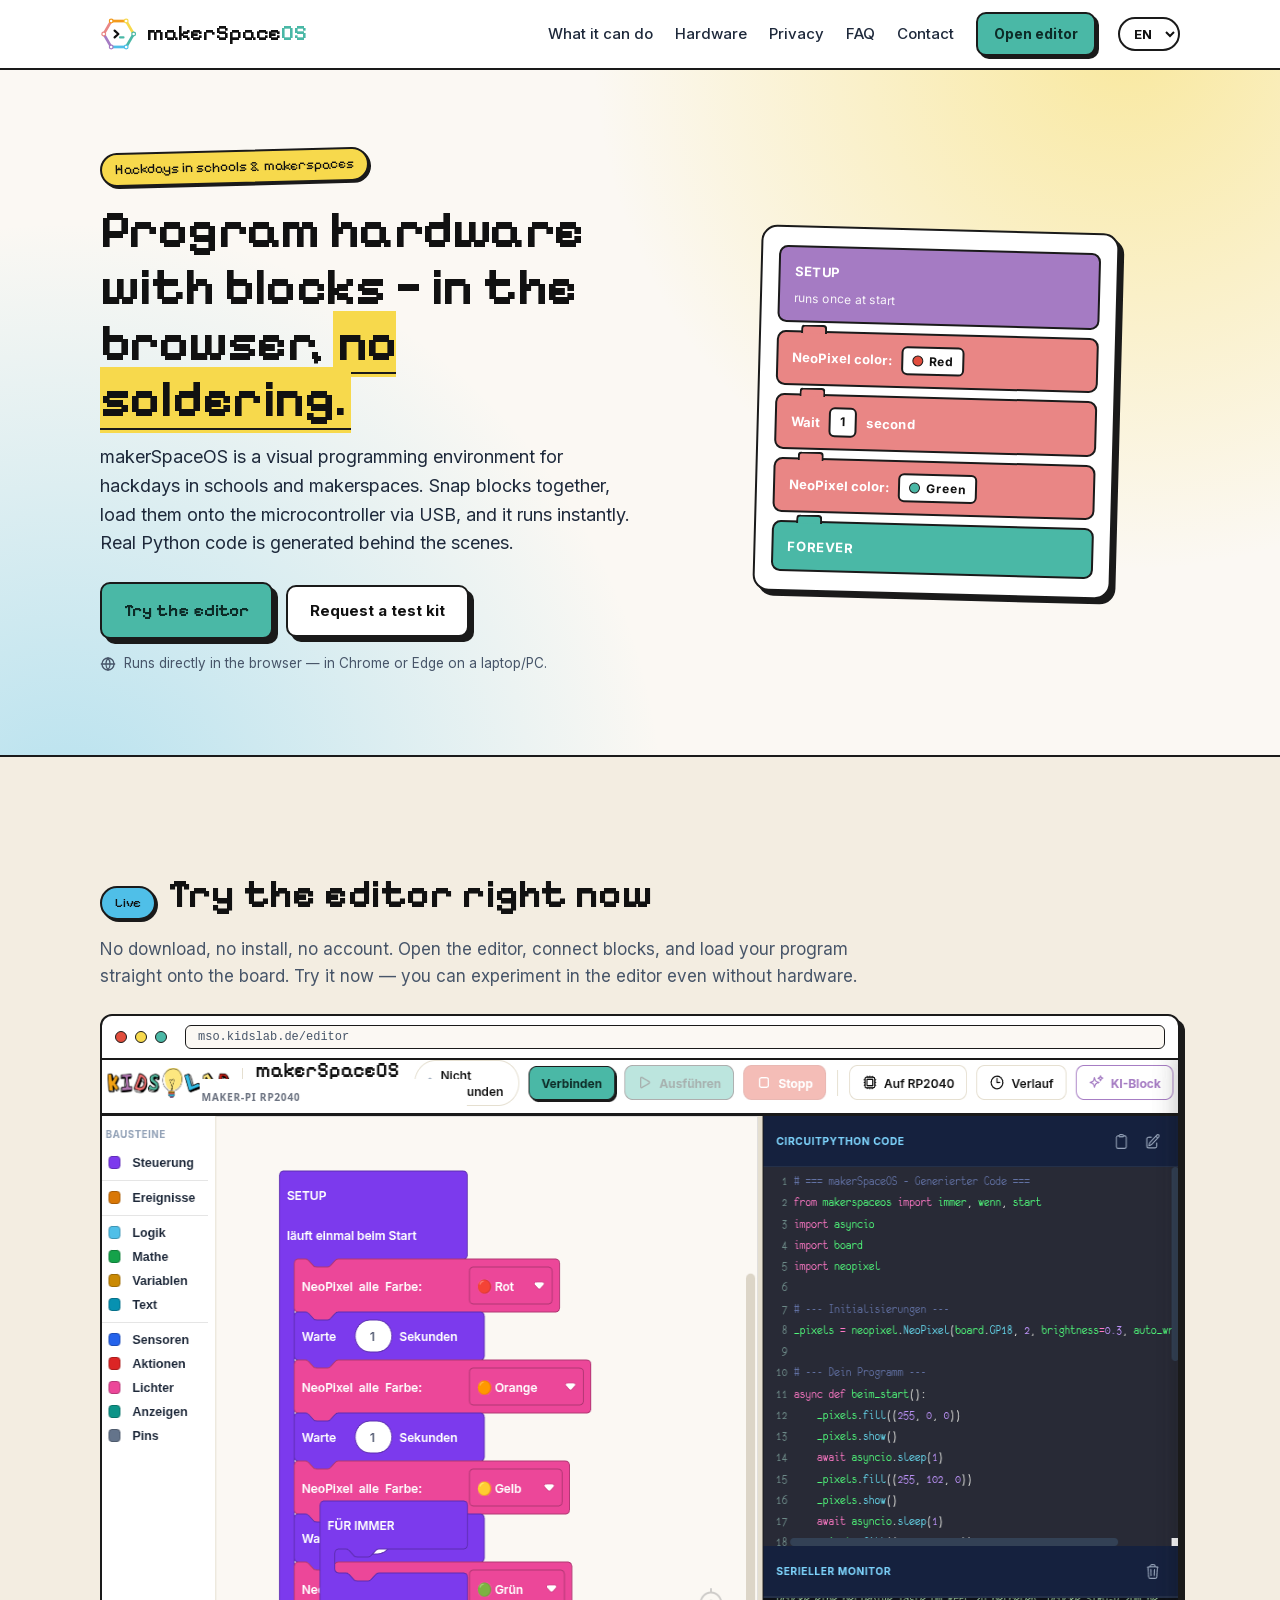
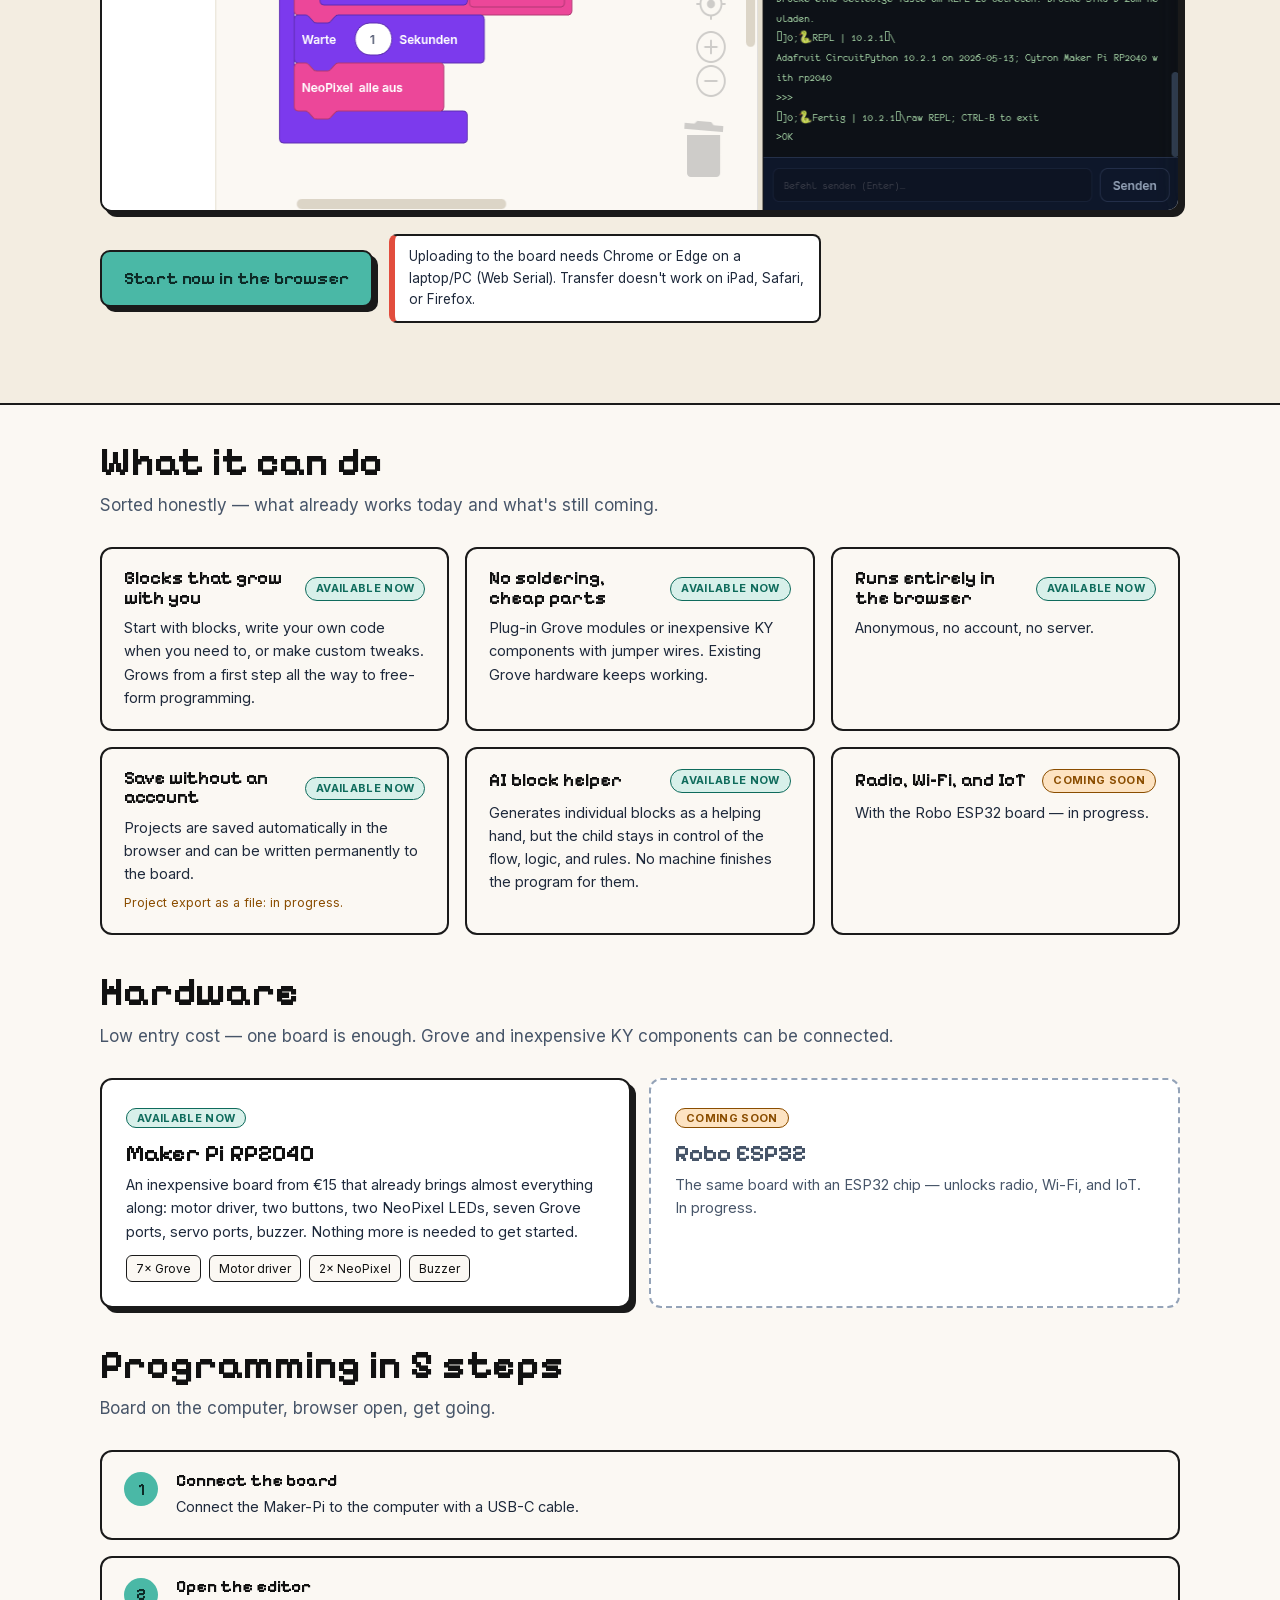
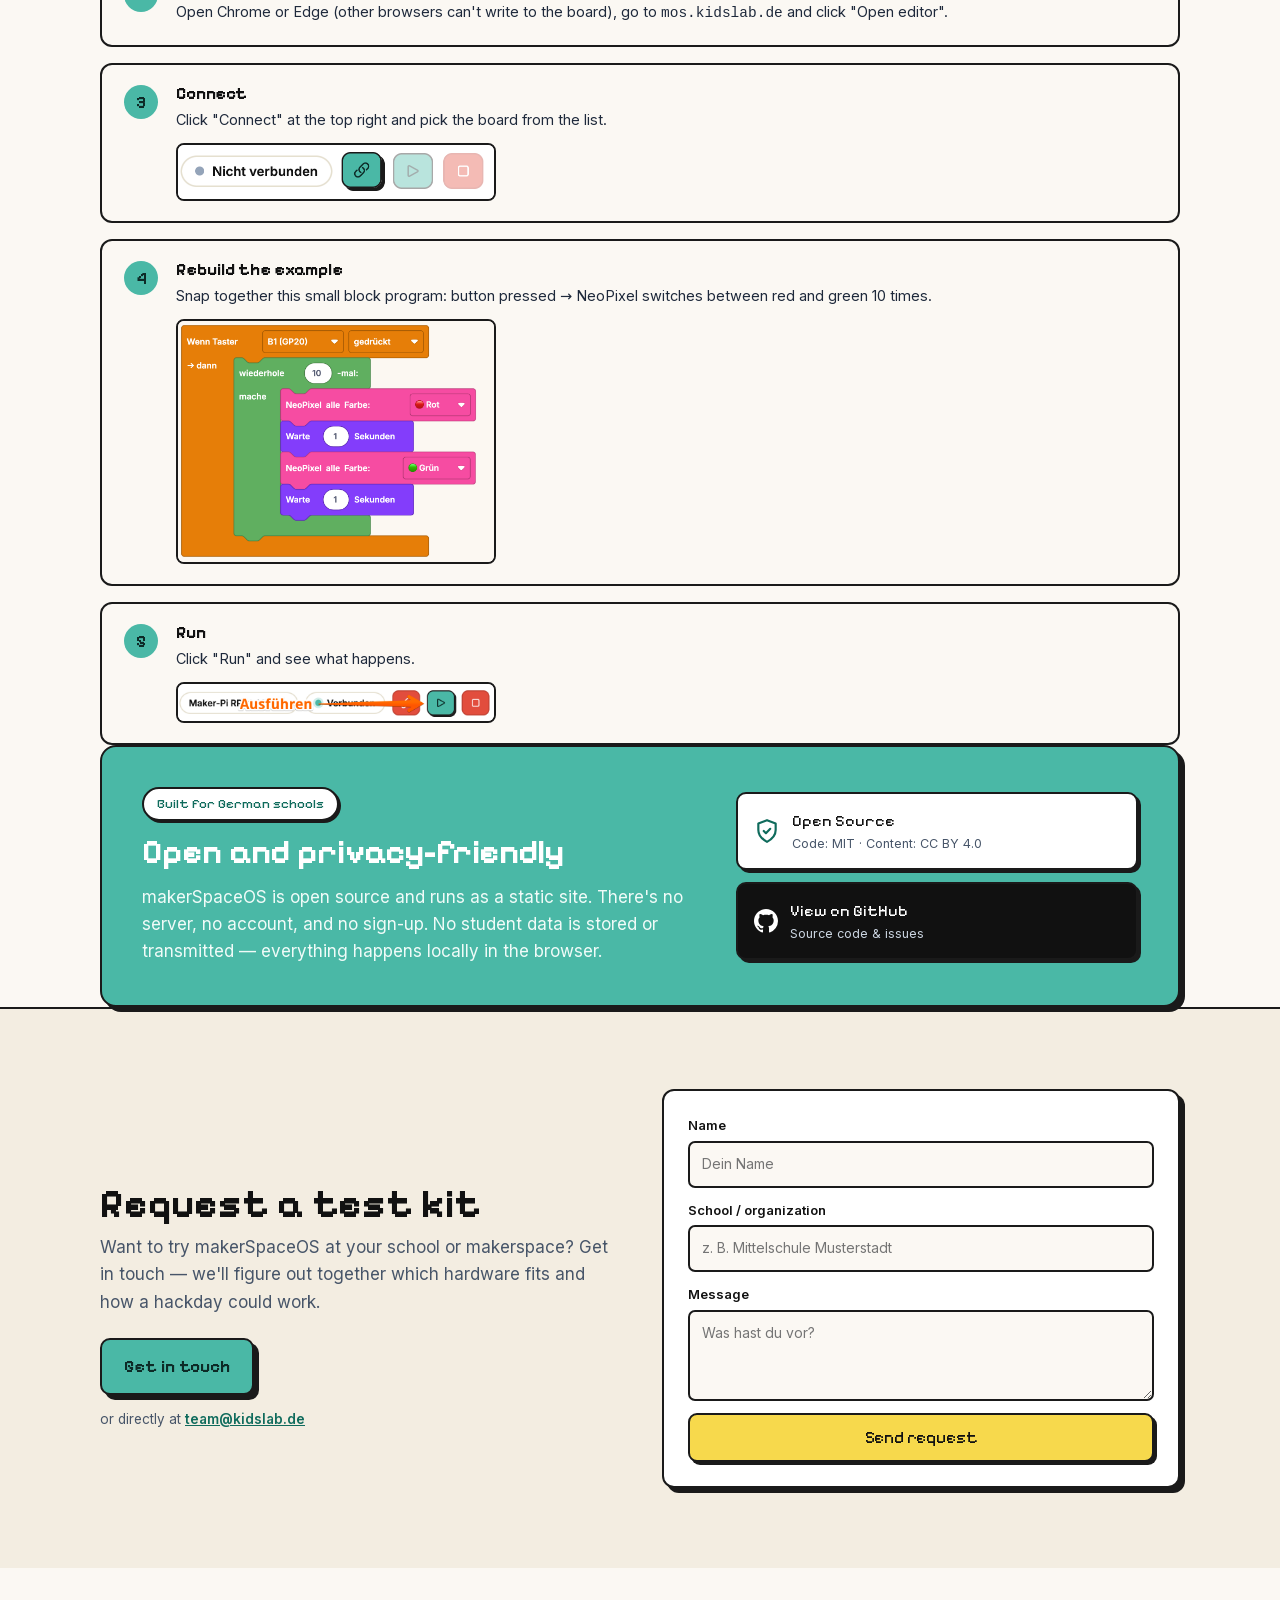
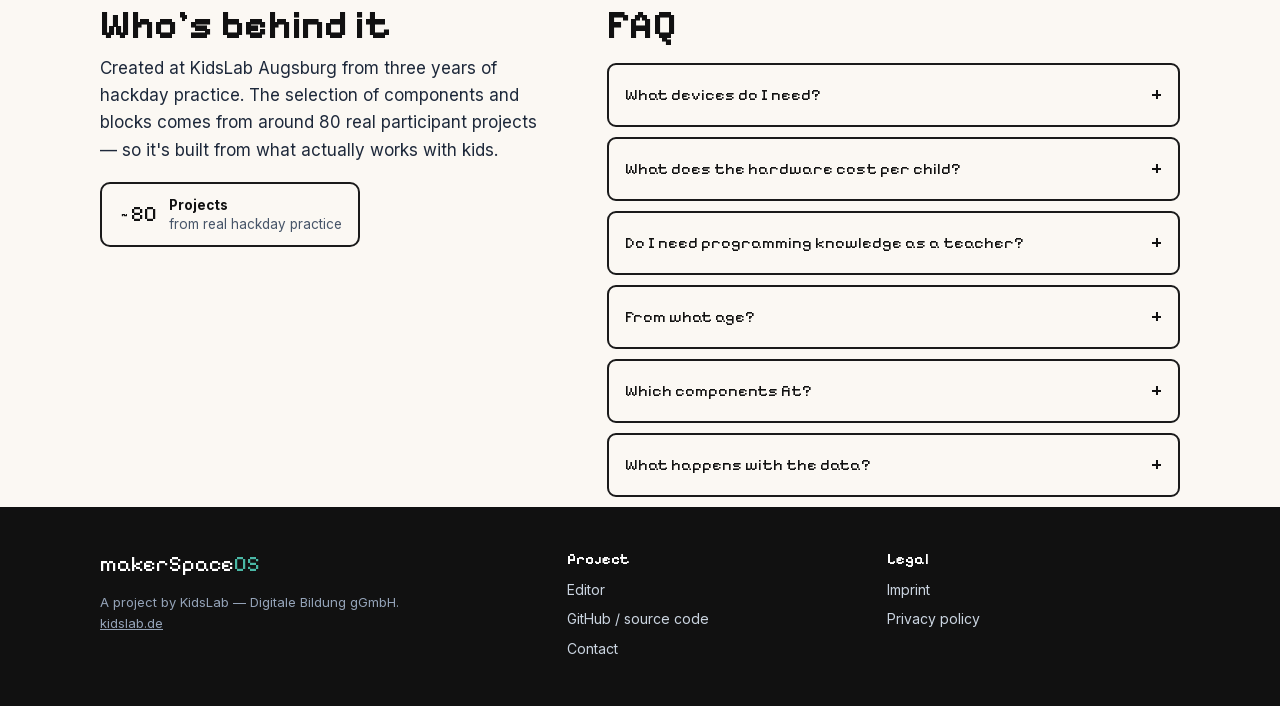
<file: index.html>
<!DOCTYPE html>
<html lang="de">
<head>
    <meta charset="UTF-8">
    <meta name="viewport" content="width=device-width, initial-scale=1.0">
    <title>makerSpaceOS – Hardware programmieren mit Blöcken, im Browser</title>
    <meta name="description" content="makerSpaceOS ist eine visuelle Programmierumgebung für Hackdays in Schulen und Makerspaces. Blöcke verbinden, per USB auf den Mikrocontroller laden, läuft sofort. Open Source, ohne Konto, ohne Server – alles lokal im Browser.">

    <!-- Favicons / App-Icons (aus design/) -->
    <link rel="icon" href="design/svg/favicon.svg" type="image/svg+xml">
    <link rel="icon" href="design/favicon/favicon-32.png" sizes="32x32" type="image/png">
    <link rel="icon" href="design/favicon/favicon-16.png" sizes="16x16" type="image/png">
    <link rel="apple-touch-icon" href="design/favicon/apple-touch-icon.png">
    <link rel="manifest" href="design/favicon/site.webmanifest">
    <meta name="theme-color" content="#15171c">

    <style>
        /* ===== Lokale Schriften (kein externer CDN-Request) ===== */
        @font-face {
            font-family: 'Inter'; font-style: normal; font-weight: 100 900; font-display: swap;
            src: url('assets/fonts/inter-latin.woff2') format('woff2');
            unicode-range: U+0000-00FF, U+0131, U+0152-0153, U+02BB-02BC, U+02C6, U+02DA, U+02DC, U+0304, U+0308, U+0329, U+2000-206F, U+20AC, U+2122, U+2191, U+2193, U+2212, U+2215, U+FEFF, U+FFFD;
        }
        @font-face {
            font-family: 'Inter'; font-style: normal; font-weight: 100 900; font-display: swap;
            src: url('assets/fonts/inter-latin-ext.woff2') format('woff2');
            unicode-range: U+0100-02BA, U+02BD-02C5, U+02C7-02CC, U+02CE-02D7, U+02DD-02FF, U+0304, U+0308, U+0329, U+1D00-1DBF, U+1E00-1E9F, U+1EF2-1EFF, U+2020, U+20A0-20AB, U+20AD-20C0, U+2113, U+2C60-2C7F, U+A720-A7FF;
        }
        @font-face {
            font-family: 'Pixelify Sans'; font-style: normal; font-weight: 400 700; font-display: swap;
            src: url('assets/fonts/pixelify-latin.woff2') format('woff2');
            unicode-range: U+0000-00FF, U+0131, U+0152-0153, U+02BB-02BC, U+02C6, U+02DA, U+02DC, U+0304, U+0308, U+0329, U+2000-206F, U+20AC, U+2122, U+2191, U+2193, U+2212, U+2215, U+FEFF, U+FFFD;
        }
        @font-face {
            font-family: 'Pixelify Sans'; font-style: normal; font-weight: 400 700; font-display: swap;
            src: url('assets/fonts/pixelify-latin-ext.woff2') format('woff2');
            unicode-range: U+0100-02BA, U+02BD-02C5, U+02C7-02CC, U+02CE-02D7, U+02DD-02FF, U+0304, U+0308, U+0329, U+1D00-1DBF, U+1E00-1E9F, U+1EF2-1EFF, U+2020, U+20A0-20AB, U+20AD-20C0, U+2113, U+2C60-2C7F, U+A720-A7FF;
        }

        /* ===== Marken-Tokens (aus design/STYLEGUIDE.md) ===== */
        :root {
            --orange: #F39A1B;
            --yellow: #F7D94C;
            --teal:   #4AB8A6;
            --teal-ink: #0d2b27;
            --teal-deep: #0f6b5c;
            --sky:    #4FBFE8;
            --purple: #A57BC3;
            --coral:  #E98685;
            --red:    #E24D3D;
            --ink:    #111111;
            --line:   #1a1a1a;
            --paper:  #FBF8F3;
            --paper-2:#F3EDE1;
            --surface:#ffffff;
            --dark:   #15171c;
            --muted:  #475569;
            --muted-2:#6b6258;
            --font-display: 'Pixelify Sans', ui-rounded, 'Marker Felt', cursive, system-ui;
            --font-body:    'Inter', system-ui, -apple-system, 'Segoe UI', sans-serif;
            --font-mono:    ui-monospace, 'SF Mono', 'JetBrains Mono', 'Cascadia Code', Menlo, monospace;
            --maxw: 1120px;
            --radius: 12px;
            --radius-lg: 16px;
            --shadow: 3px 3px 0 var(--line);
            --shadow-lg: 5px 5px 0 var(--line);
        }

        * { box-sizing: border-box; margin: 0; padding: 0; }
        html { scroll-behavior: smooth; }
        body {
            font-family: var(--font-body);
            background: var(--paper);
            color: var(--ink);
            line-height: 1.6;
            overflow-x: hidden;
            -webkit-font-smoothing: antialiased;
        }
        h1, h2, h3 { font-family: var(--font-display); line-height: 1.08; }
        a { color: inherit; }
        img { max-width: 100%; display: block; }
        .accent { color: var(--teal); }

        .container { max-width: var(--maxw); margin: 0 auto; padding: 0 20px; width: 100%; }
        section { padding: clamp(48px, 7vw, 80px) 0; }

        .eyebrow {
            display: inline-block;
            font-family: var(--font-display);
            font-size: 14px;
            border-radius: 999px;
            padding: 4px 13px;
            border: 2px solid var(--line);
            box-shadow: 2px 2px 0 var(--line);
        }
        .h2 { font-size: clamp(28px, 5vw, 40px); margin: clamp(18px, 3vw, 36px) 0 8px; }
        .lead { font-size: clamp(15px, 2.4vw, 17px); color: var(--muted); }

        /* ===== Badges (Status) ===== */
        .pill {
            font-size: 11px; font-weight: 700; letter-spacing: .03em; text-transform: uppercase;
            border-radius: 999px; padding: 2px 10px; white-space: nowrap; border: 1.5px solid;
        }
        .pill-on  { color: var(--teal-deep); background: #d8f0ea; border-color: var(--teal-deep); }
        .pill-soon{ color: #8a4d00; background: #fde3c2; border-color: #8a4d00; }

        /* ===== Buttons ===== */
        .btn {
            display: inline-flex; align-items: center; justify-content: center; gap: 8px;
            font-family: var(--font-body); font-weight: 700; font-size: 15px; text-decoration: none;
            padding: 12px 22px; border: 2.5px solid var(--line); border-radius: 10px; cursor: pointer;
            transition: transform .15s ease, box-shadow .15s ease;
        }
        .btn-primary { background: var(--teal); color: var(--teal-ink); box-shadow: var(--shadow-lg); font-family: var(--font-display); font-weight: 600; font-size: 18px; }
        .btn-ghost   { background: var(--surface); color: var(--ink); box-shadow: var(--shadow-lg); }
        .btn-primary:hover, .btn-ghost:hover { transform: translate(-2px,-2px); box-shadow: 7px 7px 0 var(--line); }
        .btn-primary:active, .btn-ghost:active { transform: translate(2px,2px); box-shadow: 1px 1px 0 var(--line); }
        .btn-sm { padding: 9px 16px; font-size: 14px; box-shadow: var(--shadow); }

        #lang-select {
            border: 2px solid var(--line); border-radius: 999px; background: var(--surface); color: var(--ink);
            font-family: var(--font-body); font-weight: 700; font-size: 13px; padding: 6px 10px; cursor: pointer;
        }

        /* ===== Header / Nav ===== */
        header {
            height: 70px; display: flex; align-items: center; position: sticky; top: 0; z-index: 100;
            background: var(--surface); border-bottom: 2.5px solid var(--line);
        }
        .nav { display: flex; align-items: center; gap: 16px; width: 100%; }
        .brand { display: flex; align-items: center; gap: 10px; text-decoration: none; }
        .brand svg { height: 34px; width: auto; }
        .brand .word { font-family: var(--font-display); font-size: 22px; font-weight: 600; }
        .nav-links { display: flex; align-items: center; gap: 22px; margin-left: auto; }
        .nav-links a.link { font-size: 15px; font-weight: 500; text-decoration: none; color: #1e293b; }
        .nav-links a.link:hover { color: var(--teal); }
        .nav-toggle { display: none; }
        .burger {
            display: none; margin-left: auto; flex-direction: column; gap: 5px; justify-content: center;
            width: 44px; height: 44px; border: 2px solid var(--line); border-radius: 9px; background: var(--paper); cursor: pointer;
        }
        .burger span { display: block; width: 22px; height: 2.5px; margin: 0 auto; background: var(--ink); border-radius: 2px; transition: .25s; }

        /* ===== Hero ===== */
        .hero { background:
            radial-gradient(circle at 88% -5%, rgba(247,217,76,.5), transparent 40%),
            radial-gradient(circle at 5% 110%, rgba(79,191,232,.4), transparent 42%); }
        .hero-grid { display: grid; grid-template-columns: 1.05fr .95fr; gap: clamp(28px, 5vw, 52px); align-items: center; }
        .hero h1 { font-size: clamp(34px, 6vw, 52px); margin: 18px 0 16px; letter-spacing: -.01em; }
        .hl-mark { background: var(--yellow); box-shadow: 0 -2px 0 var(--line) inset, 0 3px 0 var(--yellow); padding: 0 4px; }
        .hero p { font-size: clamp(16px, 2.6vw, 18px); color: #1e293b; margin-bottom: 24px; max-width: 56ch; }
        .hero-cta { display: flex; flex-wrap: wrap; gap: 13px; align-items: center; }
        .hero-note { display: flex; align-items: center; gap: 8px; margin-top: 14px; font-size: 13.5px; color: var(--muted); }

        /* Block-Stack-Illustration */
        .blockstack-wrap { display: flex; justify-content: center; }
        .blockstack { position: relative; width: min(330px, 100%); transform: rotate(1.5deg); }
        .blockstack-bg { position: absolute; inset: -14px; background: var(--surface); border: 2.5px solid var(--line); border-radius: 16px; box-shadow: var(--shadow-lg); }
        .blockstack-inner { position: relative; padding: 6px 4px; }
        .blk { position: relative; border: 2.5px solid var(--line); border-radius: 9px; padding: 11px 14px; margin-top: 8px; color: #fff; }
        .blk:first-child { margin-top: 0; }
        .blk .nub { position: absolute; top: -8px; left: 22px; width: 26px; height: 9px; border: 2.5px solid var(--line); border-bottom: none; border-radius: 4px 4px 0 0; }
        .blk-row { display: flex; align-items: center; gap: 9px; flex-wrap: wrap; }
        .blk-purple { background: var(--purple); } .blk-purple .nub { background: var(--purple); }
        .blk-coral  { background: var(--coral); }  .blk-coral .nub  { background: var(--coral); }
        .blk-teal   { background: var(--teal); }   .blk-teal .nub   { background: var(--teal); }
        .blk b { font-size: 13px; } .blk small { font-size: 12px; opacity: .92; }
        .chip { display: inline-flex; align-items: center; gap: 6px; background: #fff; color: var(--ink); border: 2px solid var(--line); border-radius: 6px; padding: 3px 9px; font-size: 12px; font-weight: 700; }
        .swatch { width: 11px; height: 11px; border-radius: 50%; border: 1.5px solid var(--line); }

        /* ===== Editor-Vorschau ===== */
        .live { background: var(--paper-2); border-top: 2.5px solid var(--line); border-bottom: 2.5px solid var(--line); }
        .live-head { display: flex; align-items: baseline; gap: 12px; flex-wrap: wrap; margin-bottom: 12px; }
        .browser { border: 2.5px solid var(--line); border-radius: 12px; box-shadow: var(--shadow-lg); overflow: hidden; background: #fff; }
        .browser-bar { display: flex; align-items: center; gap: 8px; padding: 9px 13px; border-bottom: 2px solid var(--line); }
        .tdot { width: 12px; height: 12px; border-radius: 50%; border: 1.5px solid var(--line); }
        .browser-url { margin-left: 10px; flex: 1; background: var(--paper); border: 1.5px solid var(--line); border-radius: 6px; padding: 4px 12px; font: 12px var(--font-mono); color: var(--muted); overflow: hidden; white-space: nowrap; text-overflow: ellipsis; }
        .live-foot { display: flex; flex-wrap: wrap; align-items: center; gap: 16px; margin-top: 22px; }
        .note-box { display: flex; gap: 10px; max-width: 48ch; background: #fff; border: 2px solid var(--line); border-left: 6px solid var(--red); border-radius: 8px; padding: 10px 14px; font-size: 13.5px; color: #1e293b; }

        /* ===== Karten-Grids ===== */
        .grid-2 { display: grid; grid-template-columns: repeat(auto-fit, minmax(280px, 1fr)); gap: 16px; }
        .card { background: var(--paper); border: 2px solid var(--line); border-radius: 12px; padding: 20px 22px; }
        .card-head { display: flex; align-items: center; gap: 10px; margin-bottom: 8px; }
        .card-head h3 { font-size: 18px; margin: 0; }
        .card-head .pill { margin-left: auto; }
        .card p { font-size: 14.5px; color: #1e293b; }
        .card .soon-note { font-size: 12.5px; color: #8a4d00; margin-top: 8px; }


        /* Erste Schritte */
        .steps { display: flex; flex-direction: column; gap: 16px; }
        .step { display: flex; gap: 18px; align-items: flex-start; background: var(--paper); border: 2px solid var(--line); border-radius: 12px; padding: 20px 22px; }
        .step-num { flex-shrink: 0; width: 34px; height: 34px; border-radius: 50%; background: var(--teal); color: var(--teal-ink); font-family: var(--font-display); font-weight: 600; font-size: 17px; display: flex; align-items: center; justify-content: center; }
        .step-body { flex: 1; min-width: 0; }
        .step-body h3 { font-size: 17px; margin: 0 0 4px; }
        .step-body p { font-size: 14.5px; color: #1e293b; margin: 0; }
        .step-img { display: block; margin-top: 12px; max-width: 320px; width: 100%; border: 2px solid var(--line); border-radius: 8px; }
        .step-note { font-size: 13px; color: var(--muted); margin-top: 6px; }

        /* Hardware */
        .hw { display: grid; grid-template-columns: 1fr 1fr; gap: 18px; }
        .hw-card { position: relative; background: var(--surface); border: 2.5px solid var(--line); border-radius: 12px; padding: 24px; box-shadow: var(--shadow-lg); }
        .hw-card.soon { border-style: dashed; border-color: #94a3b8; box-shadow: none; }
        .hw-card h3 { font-size: clamp(20px, 3vw, 24px); margin: 12px 0 6px; }
        .hw-card.soon h3, .hw-card.soon p { color: var(--muted); }
        .hw-card p { font-size: 14.5px; color: #1e293b; margin-bottom: 12px; }
        .tags { display: flex; flex-wrap: wrap; gap: 8px; }
        .tag { font-size: 12px; background: var(--paper); border: 1.5px solid var(--line); border-radius: 6px; padding: 3px 9px; }

        /* Open / Datensparsam */
        .open-box { position: relative; background: var(--teal); color: #fff; border: 2.5px solid var(--line); border-radius: 16px; box-shadow: var(--shadow-lg); padding: clamp(24px, 4vw, 40px); }
        .open-grid { display: grid; grid-template-columns: 1.4fr 1fr; gap: 32px; align-items: center; }
        .open-box h2 { color: #fff; font-size: clamp(26px, 4vw, 34px); margin: 14px 0 12px; }
        .open-box .lead { color: #f0fbf8; }
        .open-cards { display: flex; flex-direction: column; gap: 12px; }
        .open-card { background: #fff; color: var(--ink); border: 2.5px solid var(--line); border-radius: 10px; padding: 14px 16px; box-shadow: var(--shadow); display: flex; align-items: center; gap: 12px; text-decoration: none; }
        .open-card.dark { background: var(--ink); color: #fff; }
        .open-card .t { font-family: var(--font-display); font-size: 16px; }
        .open-card .s { font-size: 12.5px; color: var(--muted); }
        .open-card.dark .s { color: #cbd5e1; }

        /* Kontakt */
        .contact-grid { display: grid; grid-template-columns: 1fr 1fr; gap: clamp(28px, 5vw, 44px); align-items: center; }
        .form-box { background: var(--surface); border: 2.5px solid var(--line); border-radius: 12px; padding: 24px; box-shadow: var(--shadow-lg); }
        .field { display: flex; flex-direction: column; gap: 5px; margin-bottom: 12px; }
        .field label { font-size: 13px; font-weight: 600; }
        .field input, .field textarea { width: 100%; padding: 10px 12px; border: 2px solid var(--line); border-radius: 7px; font: inherit; font-size: 14px; background: var(--paper); resize: vertical; }
        .form-box button { width: 100%; background: var(--yellow); color: var(--ink); font-family: var(--font-display); font-size: 17px; border: 2.5px solid var(--line); border-radius: 9px; box-shadow: var(--shadow); padding: 12px; cursor: pointer; }
        .form-box button:hover { transform: translate(-1px,-1px); box-shadow: 4px 4px 0 var(--line); }

        /* About + FAQ */
        .about-grid { display: grid; grid-template-columns: 1fr 1.25fr; gap: clamp(28px, 5vw, 48px); align-items: start; }
        .stat { display: inline-flex; align-items: center; gap: 12px; background: var(--paper); border: 2px solid var(--line); border-radius: 10px; padding: 12px 16px; }
        .stat .big { font-family: var(--font-display); color: var(--ink); }
        details { background: var(--paper); border: 2px solid var(--line); border-radius: 9px; margin-bottom: 10px; }
        summary { cursor: pointer; list-style: none; padding: 14px 16px; font-family: var(--font-display); font-size: 16px; display: flex; align-items: center; justify-content: space-between; gap: 12px; }
        summary::-webkit-details-marker { display: none; }
        summary .plus { font-size: 20px; transition: transform .2s; }
        details[open] summary .plus { transform: rotate(45deg); }
        details .answer { padding: 0 16px 16px; font-size: 14.5px; color: #1e293b; line-height: 1.55; }

        /* Footer */
        footer { background: var(--ink); color: #cbd5e1; padding: 40px 0; }
        .footer-grid { display: grid; grid-template-columns: 1.5fr 1fr 1fr; gap: 28px; }
        .footer-grid .word { font-family: var(--font-display); font-size: 22px; color: #fff; }
        .footer-col h4 { font-family: var(--font-display); font-weight: 600; font-size: 15px; color: #fff; margin-bottom: 8px; }
        .footer-col a { display: block; color: #cbd5e1; text-decoration: none; font-size: 14px; margin-bottom: 7px; }
        .footer-col a:hover { color: #fff; }
        .footer-grid p { font-size: 13px; color: #94a3b8; margin-top: 10px; line-height: 1.6; }

        ::selection { background: var(--yellow); color: var(--ink); }

        /* ===== Responsive ===== */
        @media (max-width: 860px) {
            .hero-grid, .open-grid, .contact-grid, .about-grid { grid-template-columns: 1fr; }
            .hw { grid-template-columns: 1fr; }
            .footer-grid { grid-template-columns: 1fr 1fr; }
            .blockstack-wrap { order: -1; margin-bottom: 8px; }
            .open-grid { gap: 24px; }
        }
        @media (max-width: 640px) {
            .footer-grid { grid-template-columns: 1fr; }
            .burger { display: flex; }
            .nav-links {
                position: absolute; top: 70px; left: 0; right: 0; flex-direction: column; gap: 0; margin: 0;
                background: var(--surface); border-bottom: 2.5px solid var(--line);
                max-height: 0; overflow: hidden; transition: max-height .3s ease;
            }
            .nav-toggle:checked ~ .nav-links { max-height: 460px; }
            .nav-links a.link { width: 100%; padding: 15px 20px; border-top: 1px solid #E5DFD0; }
            .nav-links a.btn { margin: 14px 20px; }
            .nav-toggle:checked ~ .burger span:nth-child(1) { transform: translateY(7.5px) rotate(45deg); }
            .nav-toggle:checked ~ .burger span:nth-child(2) { opacity: 0; }
            .nav-toggle:checked ~ .burger span:nth-child(3) { transform: translateY(-7.5px) rotate(-45deg); }
        }
    </style>
</head>
<body id="top">

    <!-- ===================== HEADER ===================== -->
    <header>
        <div class="container nav">
            <a href="#top" class="brand" aria-label="makerSpaceOS Startseite" id="brand-link">
                <svg xmlns="http://www.w3.org/2000/svg" viewBox="0 0 110 100" fill="none" aria-hidden="true">
                    <g stroke-width="8" stroke-linecap="butt">
                        <line x1="37.5" y1="11.9" x2="72.5" y2="11.9" stroke="#F39A1B"/><line x1="79.25" y1="15.797" x2="96.75" y2="46.103" stroke="#F7D94C"/><line x1="96.75" y1="53.897" x2="79.25" y2="84.203" stroke="#4AB8A6"/><line x1="72.5" y1="88.1" x2="37.5" y2="88.1" stroke="#4FBFE8"/><line x1="30.75" y1="84.203" x2="13.25" y2="53.897" stroke="#A57BC3"/><line x1="13.25" y1="46.103" x2="30.75" y2="15.797" stroke="#E98685"/>
                    </g>
                    <g fill="none" stroke-width="3.6">
                        <circle cx="33" cy="11.9" r="5.5" stroke="#F39A1B"/><circle cx="77" cy="11.9" r="5.5" stroke="#F7D94C"/><circle cx="99" cy="50" r="5.5" stroke="#4AB8A6"/><circle cx="77" cy="88.1" r="5.5" stroke="#4FBFE8"/><circle cx="33" cy="88.1" r="5.5" stroke="#A57BC3"/><circle cx="11" cy="50" r="5.5" stroke="#E98685"/>
                    </g>
                    <polyline points="43,40 54,50 43,60" fill="none" stroke="#111111" stroke-width="6.5" stroke-linecap="round" stroke-linejoin="round"/>
                    <line x1="59" y1="60" x2="69" y2="60" stroke="#4AB8A6" stroke-width="6.5" stroke-linecap="round"/>
                </svg>
                <span class="word">makerSpace<span class="accent">OS</span></span>
            </a>
            <input type="checkbox" id="nav-toggle" class="nav-toggle">
            <label for="nav-toggle" class="burger" aria-label="Menü" id="burger-label"><span></span><span></span><span></span></label>
            <nav class="nav-links">
                <a href="#kann" class="link" id="nav-kann">Was es kann</a>
                <a href="#hardware" class="link" id="nav-hardware">Hardware</a>
                <a href="#offen" class="link" id="nav-offen">Datenschutz</a>
                <a href="#faq" class="link" id="nav-faq">FAQ</a>
                <a href="#kontakt" class="link" id="nav-kontakt">Kontakt</a>
                <a href="/editor/" class="btn btn-sm" style="background:var(--teal);color:var(--teal-ink);" id="nav-editor-btn">Editor öffnen</a>
                <select id="lang-select" title="Sprache wählen">
                    <option value="de">DE</option>
                    <option value="en">EN</option>
                </select>
            </nav>
        </div>
    </header>

    <main>
        <!-- ===================== HERO ===================== -->
        <section class="hero">
            <div class="container hero-grid">
                <div>
                    <span class="eyebrow" style="background:var(--yellow); transform:rotate(-1.5deg);" id="hero-eyebrow">Hackdays in Schulen &amp; Makerspaces</span>
                    <h1 id="hero-h1">Hardware programmieren mit Blöcken — im Browser, <span class="hl-mark">ohne Löten.</span></h1>
                    <p id="hero-p">makerSpaceOS ist eine visuelle Programmierumgebung für Hackdays in Schulen und Makerspaces. Blöcke verbinden, per USB auf den Mikrocontroller laden, läuft sofort. Im Hintergrund entsteht echter Python-Code.</p>
                    <div class="hero-cta">
                        <a href="/editor/" class="btn btn-primary" id="hero-cta-primary">Editor ausprobieren</a>
                        <a href="#kontakt" class="btn btn-ghost" id="hero-cta-ghost">Test-Kit anfragen</a>
                    </div>
                    <div class="hero-note">
                        <svg width="16" height="16" viewBox="0 0 24 24" fill="none" stroke="currentColor" stroke-width="2" stroke-linecap="round" stroke-linejoin="round"><circle cx="12" cy="12" r="9"/><path d="M2 12h20M12 3a15 15 0 0 1 0 18M12 3a15 15 0 0 0 0 18"/></svg>
                        <span id="hero-note-text">Läuft direkt im Browser — in Chrome oder Edge am Laptop/PC.</span>
                    </div>
                </div>
                <div class="blockstack-wrap">
                    <div class="blockstack">
                        <div class="blockstack-bg"></div>
                        <div class="blockstack-inner">
                            <div class="blk blk-purple" id="blk-setup"><b>SETUP</b><br><small>läuft einmal beim Start</small></div>
                            <div class="blk blk-coral"><span class="nub"></span><div class="blk-row" id="blk-color1"><b>NeoPixel Farbe:</b> <span class="chip"><span class="swatch" style="background:var(--red);"></span>Rot</span></div></div>
                            <div class="blk blk-coral"><span class="nub"></span><div class="blk-row" id="blk-wait"><b>Warte</b> <span class="chip">1</span> <b>Sekunden</b></div></div>
                            <div class="blk blk-coral"><span class="nub"></span><div class="blk-row" id="blk-color2"><b>NeoPixel Farbe:</b> <span class="chip"><span class="swatch" style="background:var(--teal);"></span>Grün</span></div></div>
                            <div class="blk blk-teal"><span class="nub"></span><b style="letter-spacing:.03em;" id="blk-forever">FÜR IMMER</b></div>
                        </div>
                    </div>
                </div>
            </div>
        </section>

        <!-- ===================== EDITOR-VORSCHAU ===================== -->
        <section class="live">
            <div class="container">
                <div class="live-head">
                    <span class="eyebrow" style="background:var(--sky);" id="live-eyebrow">Live</span>
                    <h2 class="h2" id="live-h2">Editor direkt ausprobieren</h2>
                </div>
                <p class="lead" style="max-width:70ch; margin-bottom:24px;" id="live-p">Kein Download, keine Installation, kein Konto. Du öffnest den Editor, verbindest Blöcke und lädst dein Programm direkt auf das Board. Probier es jetzt aus — auch ohne Hardware kannst du im Editor herumbauen.</p>
                <div class="browser">
                    <div class="browser-bar">
                        <span class="tdot" style="background:var(--red);"></span><span class="tdot" style="background:var(--yellow);"></span><span class="tdot" style="background:var(--teal);"></span>
                        <span class="browser-url">mso.kidslab.de/editor</span>
                    </div>
                    <a href="/editor/" aria-label="Editor öffnen" id="live-editor-link">
                        <img src="assets/img/editor-preview.png" alt="makerSpaceOS Editor: Blöcke links, generierter Python-Code rechts" width="1168" height="750" loading="lazy" id="editor-preview-img">
                    </a>
                </div>
                <div class="live-foot">
                    <a href="/editor/" class="btn btn-primary" id="live-cta">Jetzt im Browser starten</a>
                    <div class="note-box" id="live-note">Zum Aufspielen aufs Board braucht es Chrome oder Edge an einem Laptop/PC (Web&nbsp;Serial). Auf iPad, Safari und Firefox funktioniert das Übertragen nicht.</div>
                </div>
            </div>
        </section>

        <!-- ===================== WAS ES KANN ===================== -->
        <section id="kann" class="container">
            <h2 class="h2" id="kann-h2">Was es kann</h2>
            <p class="lead" style="margin-bottom:28px;" id="kann-p">Ehrlich sortiert — was heute schon geht und was noch kommt.</p>
            <div class="grid-2">
                <div class="card">
                    <div class="card-head"><h3 id="card1-h3">Blöcke, die mitwachsen</h3><span class="pill pill-on">Jetzt nutzbar</span></div>
                    <p id="card1-p">Anfangen mit Blöcken, bei Bedarf eigenen Code schreiben oder Anpassungen machen. Wächst vom Einstieg bis zum freien Programmieren mit.</p>
                </div>
                <div class="card">
                    <div class="card-head"><h3 id="card2-h3">Kein Löten, günstige Bauteile</h3><span class="pill pill-on">Jetzt nutzbar</span></div>
                    <p id="card2-p">Grove-Module zum Einstecken oder günstige KY-Bauteile mit Jumper-Kabeln. Vorhandenes Grove-Material lässt sich weiternutzen.</p>
                </div>
                <div class="card">
                    <div class="card-head"><h3 id="card3-h3">Läuft komplett im Browser</h3><span class="pill pill-on">Jetzt nutzbar</span></div>
                    <p id="card3-p">Anonym, ohne Konto, ohne Server.</p>
                </div>
                <div class="card">
                    <div class="card-head"><h3 id="card4-h3">Speichern ohne Konto</h3><span class="pill pill-on">Jetzt nutzbar</span></div>
                    <p id="card4-p">Projekte werden automatisch im Browser gesichert und lassen sich dauerhaft aufs Board schreiben.</p>
                    <p class="soon-note" id="card4-soon">Projekt-Export als Datei: in Vorbereitung.</p>
                </div>
                <div class="card">
                    <div class="card-head"><h3 id="card5-h3">KI-Block-Helfer</h3><span class="pill pill-on">Jetzt nutzbar</span></div>
                    <p id="card5-p">Erzeugt einzelne Bausteine als Hilfe, aber das Kind behält Ablauf, Logik und Regeln selbst in der Hand. Keine Maschine, die das Programm fertig macht.</p>
                </div>
                <div class="card">
                    <div class="card-head"><h3 id="card6-h3">Funk, WLAN und IoT</h3><span class="pill pill-soon">In Vorbereitung</span></div>
                    <p id="card6-p">Mit dem Robo-ESP32-Board — in Vorbereitung.</p>
                </div>
            </div>
        </section>

        <!-- ===================== HARDWARE ===================== -->
        <section id="hardware" class="container" style="padding-top:0;">
            <h2 class="h2" id="hw-h2">Hardware</h2>
            <p class="lead" style="margin-bottom:28px;" id="hw-p">Niedrige Einstiegskosten — ein Board reicht. Grove und günstige KY-Bauteile lassen sich anschließen.</p>
            <div class="hw">
                <div class="hw-card">
                    <span class="pill pill-on">Jetzt nutzbar</span>
                    <h3>Maker Pi RP2040</h3>
                    <p id="hw1-p">Ein günstiges Board ab 15 €, das fast alles schon mitbringt: Motortreiber, zwei Taster, zwei NeoPixel-LEDs, sieben Grove-Anschlüsse, Servo-Anschlüsse, Buzzer. Mehr braucht der Einstieg nicht.</p>
                    <div class="tags"><span class="tag" id="hw1-tag1">7× Grove</span><span class="tag" id="hw1-tag2">Motortreiber</span><span class="tag">2× NeoPixel</span><span class="tag">Buzzer</span></div>
                </div>
                <div class="hw-card soon">
                    <span class="pill pill-soon">In Vorbereitung</span>
                    <h3>Robo ESP32</h3>
                    <p id="hw2-p">Dasselbe Board mit ESP32-Chip — schaltet Funk, WLAN und IoT frei. In Vorbereitung.</p>
                </div>
            </div>
        </section>

        <!-- ===================== ERSTE SCHRITTE ===================== -->
        <section id="steps" class="container" style="padding-top:0;">
            <h2 class="h2" id="steps-h2">In 5 Schritten programmieren</h2>
            <p class="lead" style="margin-bottom:28px;" id="steps-p">Board am Computer, Browser auf, loslegen.</p>
            <div class="steps">
                <div class="step">
                    <span class="step-num">1</span>
                    <div class="step-body">
                        <h3 id="step1-h3">Board anschließen</h3>
                        <p id="step1-p">Maker-Pi per USB-C-Kabel mit dem Computer verbinden.</p>
                    </div>
                </div>
                <div class="step">
                    <span class="step-num">2</span>
                    <div class="step-body">
                        <h3 id="step2-h3">Editor öffnen</h3>
                        <p id="step2-p">Chrome oder Edge öffnen (andere Browser können nicht auf das Board schreiben), <code>mos.kidslab.de</code> aufrufen und auf „Editor öffnen" klicken.</p>
                    </div>
                </div>
                <div class="step">
                    <span class="step-num">3</span>
                    <div class="step-body">
                        <h3 id="step3-h3">Verbinden</h3>
                        <p id="step3-p">Oben rechts auf „Verbinden" klicken und das Board in der Liste auswählen.</p>
                        <img class="step-img" src="assets/img/Verbinden.png" alt="Verbinden-Knopf im Editor-Header" id="step3-img">
                    </div>
                </div>
                <div class="step">
                    <span class="step-num">4</span>
                    <div class="step-body">
                        <h3 id="step4-h3">Beispiel nachbauen</h3>
                        <p id="step4-p">Dieses kleine Programm aus Blöcken zusammenstecken: Taster gedrückt → NeoPixel wechselt 10× zwischen Rot und Grün.</p>
                        <img class="step-img" src="assets/img/Beispiel-Programm.png" alt="Beispiel-Blockprogramm: Wenn Taster gedrückt, NeoPixel 10x rot/grün blinken lassen" id="step4-img">
                    </div>
                </div>
                <div class="step">
                    <span class="step-num">5</span>
                    <div class="step-body">
                        <h3 id="step5-h3">Ausführen</h3>
                        <p id="step5-p">Auf „Ausführen" klicken und schauen, was passiert.</p>
                        <img class="step-img" src="assets/img/Ausführen.png" alt="Ausführen-Knopf im Editor-Header" id="step5-img">
                    </div>
                </div>
            </div>
        </section>

        <!-- ===================== OFFEN & DATENSPARSAM ===================== -->
        <section id="offen" class="container">
            <div class="open-box">
                <div class="open-grid">
                    <div>
                        <span class="eyebrow" style="background:#fff; color:var(--teal-deep);" id="offen-eyebrow">Für deutsche Schulen gebaut</span>
                        <h2 id="offen-h2">Offen und datensparsam</h2>
                        <p class="lead" id="offen-p">makerSpaceOS ist Open Source und läuft als statische Seite. Es gibt keinen Server, kein Konto und keine Anmeldung. Es werden keine Schülerdaten gespeichert oder übertragen — alles passiert lokal im Browser.</p>
                    </div>
                    <div class="open-cards">
                        <div class="open-card">
                            <svg width="26" height="26" viewBox="0 0 24 24" fill="none" stroke="#0f6b5c" stroke-width="2" stroke-linecap="round" stroke-linejoin="round"><path d="M12 2 4 5v6c0 5 3.5 8.5 8 11 4.5-2.5 8-6 8-11V5l-8-3Z"/><path d="m9 12 2 2 4-4"/></svg>
                            <div><div class="t" id="oc1-t">Open Source</div><div class="s" id="oc1-s">Code: MIT · Inhalte: CC BY 4.0</div></div>
                        </div>
                        <a class="open-card dark" href="https://github.com/KidsLabDe/makerSpaceOS" target="_blank" rel="noopener">
                            <svg width="24" height="24" viewBox="0 0 16 16" fill="#fff"><path d="M8 0C3.58 0 0 3.58 0 8c0 3.54 2.29 6.53 5.47 7.59.4.07.55-.17.55-.38 0-.19-.01-.82-.01-1.49-2.01.37-2.53-.49-2.69-.94-.09-.23-.48-.94-.82-1.13-.28-.15-.68-.52-.01-.53.63-.01 1.08.58 1.23.82.72 1.21 1.87.87 2.33.66.07-.52.28-.87.51-1.07-1.78-.2-3.64-.89-3.64-3.95 0-.87.31-1.59.82-2.15-.08-.2-.36-1.02.08-2.12 0 0 .67-.21 2.2.82.64-.18 1.32-.27 2-.27s1.36.09 2 .27c1.53-1.04 2.2-.82 2.2-.82.44 1.1.16 1.92.08 2.12.51.56.82 1.27.82 2.15 0 3.07-1.87 3.75-3.65 3.95.29.25.54.73.54 1.48 0 1.07-.01 1.93-.01 2.2 0 .21.15.46.55.38A8.01 8.01 0 0 0 16 8c0-4.42-3.58-8-8-8Z"/></svg>
                            <div><div class="t" id="oc2-t">Auf GitHub ansehen</div><div class="s" id="oc2-s">Quellcode &amp; Issues</div></div>
                        </a>
                    </div>
                </div>
            </div>
        </section>

        <!-- ===================== TEST-KIT / KONTAKT ===================== -->
        <section id="kontakt" class="live" style="border-bottom:none;">
            <div class="container contact-grid">
                <div>
                    <h2 class="h2" id="kontakt-h2">Test-Kit anfragen</h2>
                    <p class="lead" style="max-width:48ch; margin-bottom:22px;" id="kontakt-p">Du willst makerSpaceOS an deiner Schule oder in deinem Makerspace ausprobieren? Melde dich — wir besprechen gemeinsam, welche Hardware passt und wie ein Hackday damit ablaufen kann.</p>
                    <a href="mailto:team@kidslab.de?subject=Test-Kit%20makerSpaceOS" class="btn btn-primary" id="kontakt-cta">Kontakt aufnehmen</a>
                    <p style="font-size:13.5px; color:var(--muted); margin-top:14px;" id="kontakt-alt">oder direkt an <a href="mailto:team@kidslab.de" style="color:var(--teal-deep); font-weight:600;">team@kidslab.de</a></p>
                </div>
                <form class="form-box" onsubmit="return sendContact(this)">
                    <div class="field"><label for="f-name" id="f-name-label">Name</label><input id="f-name" name="name" type="text" placeholder="Dein Name"></div>
                    <div class="field"><label for="f-org" id="f-org-label">Schule / Einrichtung</label><input id="f-org" name="org" type="text" placeholder="z. B. Mittelschule Musterstadt"></div>
                    <div class="field"><label for="f-msg" id="f-msg-label">Nachricht</label><textarea id="f-msg" name="msg" rows="3" placeholder="Was hast du vor?"></textarea></div>
                    <button type="submit" id="f-submit">Anfrage senden</button>
                </form>
            </div>
        </section>

        <!-- ===================== WER DAHINTER STEHT + FAQ ===================== -->
        <section id="faq" class="container">
            <div class="about-grid">
                <div>
                    <h2 class="h2" id="about-h2">Wer dahinter steht</h2>
                    <p class="lead" style="margin-bottom:18px; color:#1e293b;" id="about-p">Entstanden beim KidsLab Augsburg aus drei Jahren Hackday-Praxis. Die Auswahl an Bauteilen und Blöcken stammt aus rund 80 echten Teilnehmer-Projekten — also aus dem, was mit Kindern wirklich funktioniert.</p>
                    <div class="stat"><span class="big" style="font-size:22px;">~80</span><div style="font-size:13.5px; color:var(--muted); line-height:1.4;" id="about-stat"><strong style="color:var(--ink);">Projekte</strong><br>aus echter Hackday-Praxis</div></div>
                </div>
                <div>
                    <h2 class="h2" style="margin-bottom:16px;" id="faq-h2">FAQ</h2>
                    <details><summary id="faq1-q">Welche Geräte brauche ich?<span class="plus">+</span></summary><div class="answer" id="faq1-a">Laptop oder PC mit Chrome oder Edge. Kein iPad — siehe Geräte-Hinweis.</div></details>
                    <details><summary id="faq2-q">Was kostet die Hardware pro Kind?<span class="plus">+</span></summary><div class="answer" id="faq2-a">Board ab 15 €, dazu wenige günstige Bauteile.</div></details>
                    <details><summary id="faq3-q">Brauche ich als Lehrkraft Programmierkenntnisse?<span class="plus">+</span></summary><div class="answer" id="faq3-a">Nein.</div></details>
                    <details><summary id="faq4-q">Ab welchem Alter?<span class="plus">+</span></summary><div class="answer" id="faq4-a">Ab ca. 9 Jahren.</div></details>
                    <details><summary id="faq5-q">Welche Bauteile passen?<span class="plus">+</span></summary><div class="answer" id="faq5-a">Die meisten gängigen Grove-Sensoren und günstige KY-Module. Hinweis: die Ports liefern 3,3 V, nicht jedes 5-V-Modul läuft automatisch.</div></details>
                    <details><summary id="faq6-q">Was passiert mit den Daten?<span class="plus">+</span></summary><div class="answer" id="faq6-a">Nichts verlässt den Browser. Kein Konto, kein Server.</div></details>
                </div>
            </div>
        </section>
    </main>

    <!-- ===================== FOOTER ===================== -->
    <footer>
        <div class="container footer-grid">
            <div>
                <span class="word">makerSpace<span class="accent">OS</span></span>
                <p id="footer-about"><span id="footer-about-text">Ein Projekt der KidsLab — Digitale Bildung gGmbH.</span><br><a href="https://kidslab.de" target="_blank" rel="noopener" style="color:#94a3b8;">kidslab.de</a></p>
            </div>
            <div class="footer-col">
                <h4 id="footer-h4-1">Projekt</h4>
                <a href="/editor/" id="footer-link-editor">Editor</a>
                <a href="https://github.com/KidsLabDe/makerSpaceOS" target="_blank" rel="noopener" id="footer-link-codeberg">GitHub / Quellcode</a>
                <a href="mailto:team@kidslab.de" id="footer-link-kontakt">Kontakt</a>
            </div>
            <div class="footer-col">
                <h4 id="footer-h4-2">Rechtliches</h4>
                <a href="https://kidslab.de/impressum/" target="_blank" rel="noopener" id="footer-link-impressum">Impressum</a>
                <a href="https://kidslab.de/datenschutz/" target="_blank" rel="noopener" id="footer-link-datenschutz">Datenschutzerklärung</a>
            </div>
        </div>
    </footer>

    <script>
        function sendContact(form) {
            var name = form.name.value.trim();
            var org  = form.org.value.trim();
            var msg  = form.msg.value.trim();
            var isEn = document.documentElement.lang === 'en';
            var labelName = isEn ? 'Name' : 'Name';
            var labelOrg  = isEn ? 'School / organization' : 'Schule / Einrichtung';
            var body = labelName + ': ' + name + '\n' + labelOrg + ': ' + org + '\n\n' + msg;
            var subject = isEn ? 'Test kit makerSpaceOS' : 'Test-Kit makerSpaceOS';
            window.location.href = 'mailto:team@kidslab.de?subject=' +
                encodeURIComponent(subject) +
                '&body=' + encodeURIComponent(body);
            return false;
        }
    </script>

    <!-- ===================== SPRACHE (DE/EN) =====================
         Deutsch bleibt direkt im HTML (first class), Englisch kommt additiv
         über dieses Skript. Ohne gespeicherte Wahl wird die Browsersprache
         ausgewertet; die Wahl wird mit dem Editor-Submodul geteilt
         (gleicher localStorage-Key). -->
    <script>
    (function () {
        var STORAGE_KEY = 'makerspaceos.lang';

        var EN = {
            'nav-kann': 'What it can do',
            'nav-hardware': 'Hardware',
            'nav-offen': 'Privacy',
            'nav-faq': 'FAQ',
            'nav-kontakt': 'Contact',
            'nav-editor-btn': 'Open editor',

            'hero-eyebrow': 'Hackdays in schools &amp; makerspaces',
            'hero-h1': 'Program hardware with blocks — in the browser, <span class="hl-mark">no soldering.</span>',
            'hero-p': 'makerSpaceOS is a visual programming environment for hackdays in schools and makerspaces. Snap blocks together, load them onto the microcontroller via USB, and it runs instantly. Real Python code is generated behind the scenes.',
            'hero-cta-primary': 'Try the editor',
            'hero-cta-ghost': 'Request a test kit',
            'hero-note-text': 'Runs directly in the browser — in Chrome or Edge on a laptop/PC.',

            'blk-setup': '<b>SETUP</b><br><small>runs once at start</small>',
            'blk-color1': '<b>NeoPixel color:</b> <span class="chip"><span class="swatch" style="background:var(--red);"></span>Red</span>',
            'blk-wait': '<b>Wait</b> <span class="chip">1</span> <b>second</b>',
            'blk-color2': '<b>NeoPixel color:</b> <span class="chip"><span class="swatch" style="background:var(--teal);"></span>Green</span>',
            'blk-forever': 'FOREVER',

            'live-eyebrow': 'Live',
            'live-h2': 'Try the editor right now',
            'live-p': "No download, no install, no account. Open the editor, connect blocks, and load your program straight onto the board. Try it now — you can experiment in the editor even without hardware.",
            'live-cta': 'Start now in the browser',
            'live-note': "Uploading to the board needs Chrome or Edge on a laptop/PC (Web&nbsp;Serial). Transfer doesn't work on iPad, Safari, or Firefox.",

            'kann-h2': 'What it can do',
            'kann-p': "Sorted honestly — what already works today and what's still coming.",
            'card1-h3': 'Blocks that grow with you',
            'card1-p': 'Start with blocks, write your own code when you need to, or make custom tweaks. Grows from a first step all the way to free-form programming.',
            'card2-h3': 'No soldering, cheap parts',
            'card2-p': 'Plug-in Grove modules or inexpensive KY components with jumper wires. Existing Grove hardware keeps working.',
            'card3-h3': 'Runs entirely in the browser',
            'card3-p': 'Anonymous, no account, no server.',
            'card4-h3': 'Save without an account',
            'card4-p': 'Projects are saved automatically in the browser and can be written permanently to the board.',
            'card4-soon': 'Project export as a file: in progress.',
            'card5-h3': 'AI block helper',
            'card5-p': 'Generates individual blocks as a helping hand, but the child stays in control of the flow, logic, and rules. No machine finishes the program for them.',
            'card6-h3': 'Radio, Wi-Fi, and IoT',
            'card6-p': 'With the Robo ESP32 board — in progress.',

            'hw-h2': 'Hardware',
            'hw-p': 'Low entry cost — one board is enough. Grove and inexpensive KY components can be connected.',
            'hw1-p': 'An inexpensive board from €15 that already brings almost everything along: motor driver, two buttons, two NeoPixel LEDs, seven Grove ports, servo ports, buzzer. Nothing more is needed to get started.',
            'hw1-tag1': '7× Grove',
            'hw1-tag2': 'Motor driver',
            'hw2-p': 'The same board with an ESP32 chip — unlocks radio, Wi-Fi, and IoT. In progress.',

            'steps-h2': 'Programming in 5 steps',
            'steps-p': 'Board on the computer, browser open, get going.',
            'step1-h3': 'Connect the board',
            'step1-p': 'Connect the Maker-Pi to the computer with a USB-C cable.',
            'step2-h3': 'Open the editor',
            'step2-p': 'Open Chrome or Edge (other browsers can\'t write to the board), go to <code>mos.kidslab.de</code> and click "Open editor".',
            'step3-h3': 'Connect',
            'step3-p': 'Click "Connect" at the top right and pick the board from the list.',
            'step4-h3': 'Rebuild the example',
            'step4-p': 'Snap together this small block program: button pressed → NeoPixel switches between red and green 10 times.',
            'step5-h3': 'Run',
            'step5-p': 'Click "Run" and see what happens.',

            'offen-eyebrow': 'Built for German schools',
            'offen-h2': 'Open and privacy-friendly',
            'offen-p': "makerSpaceOS is open source and runs as a static site. There's no server, no account, and no sign-up. No student data is stored or transmitted — everything happens locally in the browser.",
            'oc1-t': 'Open Source',
            'oc1-s': 'Code: MIT · Content: CC BY 4.0',
            'oc2-t': 'View on GitHub',
            'oc2-s': 'Source code &amp; issues',

            'kontakt-h2': 'Request a test kit',
            'kontakt-p': "Want to try makerSpaceOS at your school or makerspace? Get in touch — we'll figure out together which hardware fits and how a hackday could work.",
            'kontakt-cta': 'Get in touch',
            'kontakt-alt': 'or directly at <a href="mailto:team@kidslab.de" style="color:var(--teal-deep); font-weight:600;">team@kidslab.de</a>',
            'f-name-label': 'Name',
            'f-org-label': 'School / organization',
            'f-msg-label': 'Message',
            'f-submit': 'Send request',

            'about-h2': "Who's behind it",
            'about-p': "Created at KidsLab Augsburg from three years of hackday practice. The selection of components and blocks comes from around 80 real participant projects — so it's built from what actually works with kids.",
            'about-stat': '<strong style="color:var(--ink);">Projects</strong><br>from real hackday practice',
            'faq-h2': 'FAQ',
            'faq1-q': 'What devices do I need?<span class="plus">+</span>',
            'faq1-a': 'A laptop or PC with Chrome or Edge. No iPad — see the device note.',
            'faq2-q': 'What does the hardware cost per child?<span class="plus">+</span>',
            'faq2-a': 'Board from €15, plus a few inexpensive components.',
            'faq3-q': 'Do I need programming knowledge as a teacher?<span class="plus">+</span>',
            'faq3-a': 'No.',
            'faq4-q': 'From what age?<span class="plus">+</span>',
            'faq4-a': 'From about 9 years old.',
            'faq5-q': 'Which components fit?<span class="plus">+</span>',
            'faq5-a': 'Most common Grove sensors and inexpensive KY modules. Note: the ports supply 3.3V, so not every 5V module works automatically.',
            'faq6-q': 'What happens with the data?<span class="plus">+</span>',
            'faq6-a': 'Nothing leaves the browser. No account, no server.',

            'footer-about-text': 'A project by KidsLab — Digitale Bildung gGmbH.',
            'footer-h4-1': 'Project',
            'footer-link-editor': 'Editor',
            'footer-link-codeberg': 'GitHub / source code',
            'footer-link-kontakt': 'Contact',
            'footer-h4-2': 'Legal',
            'footer-link-impressum': 'Imprint',
            'footer-link-datenschutz': 'Privacy policy'
        };

        var ATTR_EN = {
            'brand-link':        { attr: 'aria-label', text: 'makerSpaceOS home' },
            'burger-label':      { attr: 'aria-label', text: 'Menu' },
            'live-editor-link':  { attr: 'aria-label', text: 'Open editor' },
            'editor-preview-img':{ attr: 'alt', text: 'makerSpaceOS editor: blocks on the left, generated Python code on the right' },
            'lang-select':       { attr: 'title', text: 'Choose language' },
            'step3-img':         { attr: 'alt', text: 'Connect button in the editor header' },
            'step4-img':         { attr: 'alt', text: 'Example block program: when button pressed, blink NeoPixel red/green 10 times' },
            'step5-img':         { attr: 'alt', text: 'Run button in the editor header' }
        };

        var PILL_EN = { 'pill-on': 'Available now', 'pill-soon': 'Coming soon' };

        function detectLang() {
            try {
                var stored = localStorage.getItem(STORAGE_KEY);
                if (stored === 'de' || stored === 'en') return stored;
            } catch (e) { /* localStorage evtl. nicht verfügbar */ }
            var nav = ((navigator.language || navigator.userLanguage || 'de') + '').toLowerCase();
            return nav.indexOf('de') === 0 ? 'de' : 'en';
        }

        function applyLang(lang) {
            document.documentElement.lang = lang;

            if (lang === 'en') {
                for (var id in EN) {
                    var el = document.getElementById(id);
                    if (el) el.innerHTML = EN[id];
                }
                for (var aid in ATTR_EN) {
                    var ael = document.getElementById(aid);
                    if (ael) ael.setAttribute(ATTR_EN[aid].attr, ATTR_EN[aid].text);
                }
                document.querySelectorAll('.pill-on').forEach(function (el) { el.textContent = PILL_EN['pill-on']; });
                document.querySelectorAll('.pill-soon').forEach(function (el) { el.textContent = PILL_EN['pill-soon']; });
            }

            var sel = document.getElementById('lang-select');
            if (sel) sel.value = lang;
        }

        function setLang(lang) {
            if (lang !== 'de' && lang !== 'en') return;
            try { localStorage.setItem(STORAGE_KEY, lang); } catch (e) { /* ignorieren */ }
            location.reload();
        }

        document.addEventListener('DOMContentLoaded', function () {
            applyLang(detectLang());
            var sel = document.getElementById('lang-select');
            if (sel) sel.addEventListener('change', function () { setLang(sel.value); });
        });
    })();
    </script>

</body>
</html>
</file>
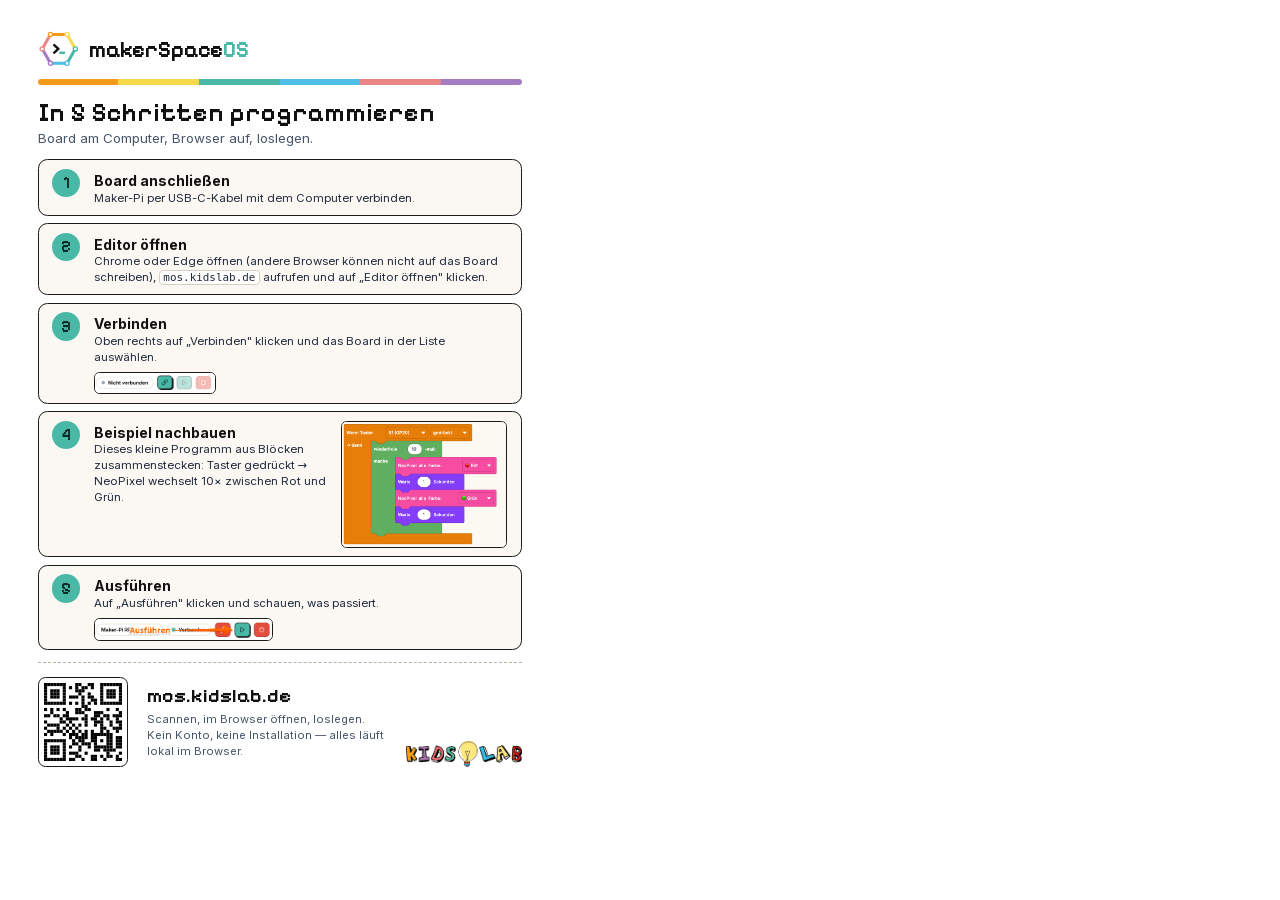
<file: print/schritte-a5.html>
<!DOCTYPE html>
<html lang="de">
<head>
<meta charset="UTF-8">
<title>makerSpaceOS – In 5 Schritten programmieren (A5)</title>
<style>
    @font-face {
        font-family: 'Inter'; font-weight: 100 900;
        src: url('../assets/fonts/inter-latin.woff2') format('woff2');
    }
    @font-face {
        font-family: 'Pixelify Sans'; font-weight: 400 700;
        src: url('../assets/fonts/pixelify-latin.woff2') format('woff2');
    }

    :root {
        --orange: #F39A1B; --yellow: #F7D94C; --teal: #4AB8A6; --teal-ink: #0d2b27; --teal-deep: #0f6b5c;
        --sky: #4FBFE8; --purple: #A57BC3; --coral: #E98685;
        --ink: #111111; --line: #1a1a1a; --paper: #FBF8F3; --muted: #475569;
        --font-display: 'Pixelify Sans', ui-rounded, cursive;
        --font-body: 'Inter', system-ui, sans-serif;
    }

    @page { size: A5 portrait; margin: 0; }
    * { box-sizing: border-box; }
    html, body { margin: 0; padding: 0; }
    body {
        font-family: var(--font-body); color: var(--ink);
        -webkit-print-color-adjust: exact; print-color-adjust: exact;
    }

    .sheet {
        width: 148mm; height: 210mm; padding: 8mm 10mm 7mm;
        display: flex; flex-direction: column; overflow: hidden;
    }

    /* ---- Kopf ---- */
    .head { display: flex; align-items: center; justify-content: space-between; }
    .brand { display: flex; align-items: center; gap: 2.5mm; }
    .brand svg { height: 10mm; width: auto; }
    .brand .word { font-family: var(--font-display); font-weight: 600; font-size: 17pt; }
    .brand .accent { color: var(--teal); }
    .stripe { display: flex; height: 1.4mm; margin: 3mm 0 4mm; border-radius: 1mm; overflow: hidden; }
    .stripe span { flex: 1; }

    h1 { font-family: var(--font-display); font-weight: 600; font-size: 19pt; line-height: 1.05; margin: 0 0 1mm; }
    .lead { font-size: 10pt; color: var(--muted); margin: 0 0 3.5mm; }

    /* ---- Schritte ---- */
    .steps { display: flex; flex-direction: column; gap: 2mm; }
    .step {
        display: flex; gap: 3.5mm; align-items: flex-start;
        background: var(--paper); border: 0.5mm solid var(--line); border-radius: 2.5mm;
        padding: 2.2mm 3.5mm;
    }
    .num {
        flex-shrink: 0; width: 7.5mm; height: 7.5mm; border-radius: 50%;
        background: var(--teal); color: var(--teal-ink);
        font-family: var(--font-display); font-weight: 600; font-size: 12pt;
        display: flex; align-items: center; justify-content: center;
    }
    .body { flex: 1; min-width: 0; }
    .body h2 { font-size: 10.5pt; margin: 0.8mm 0 0.5mm; }
    .body p { font-size: 8.6pt; line-height: 1.38; color: #1e293b; margin: 0; }
    code { font-family: ui-monospace, 'SF Mono', monospace; font-size: 8.2pt; background: #fff; border: 0.3mm solid #d6d0c4; border-radius: 1mm; padding: 0 1mm; }
    .shot { display: block; margin-top: 1.6mm; border: 0.4mm solid var(--line); border-radius: 1.5mm; }
    .shot.strip { height: 6mm; width: auto; }
    .step.example .body { display: flex; gap: 3.5mm; align-items: flex-start; }
    .step.example .text { flex: 1; }
    .step.example .shot { width: 44mm; margin-top: 0; }

    /* ---- Fuß ---- */
    .foot {
        margin-top: auto; display: flex; align-items: center; gap: 5mm;
        border-top: 0.4mm dashed #b9b2a5; padding-top: 3.5mm;
    }
    .qr { width: 24mm; height: 24mm; padding: 1.5mm; background: #fff; border: 0.5mm solid var(--line); border-radius: 2mm; flex-shrink: 0; }
    .qr img { width: 100%; height: 100%; display: block; }
    .foot-text { flex: 1; }
    .foot-text .url { font-family: var(--font-display); font-weight: 600; font-size: 15pt; }
    .foot-text p { font-size: 8.4pt; line-height: 1.4; color: var(--muted); margin: 1mm 0 0; }
    .kidslab { height: 7mm; width: auto; align-self: flex-end; }
</style>
</head>
<body>
<div class="sheet">
    <div class="head">
        <div class="brand">
            <svg xmlns="http://www.w3.org/2000/svg" viewBox="0 0 110 100" fill="none" aria-hidden="true">
                <g stroke-width="8" stroke-linecap="butt">
                    <line x1="37.5" y1="11.9" x2="72.5" y2="11.9" stroke="#F39A1B"/><line x1="79.25" y1="15.797" x2="96.75" y2="46.103" stroke="#F7D94C"/><line x1="96.75" y1="53.897" x2="79.25" y2="84.203" stroke="#4AB8A6"/><line x1="72.5" y1="88.1" x2="37.5" y2="88.1" stroke="#4FBFE8"/><line x1="30.75" y1="84.203" x2="13.25" y2="53.897" stroke="#A57BC3"/><line x1="13.25" y1="46.103" x2="30.75" y2="15.797" stroke="#E98685"/>
                </g>
                <g fill="none" stroke-width="3.6">
                    <circle cx="33" cy="11.9" r="5.5" stroke="#F39A1B"/><circle cx="77" cy="11.9" r="5.5" stroke="#F7D94C"/><circle cx="99" cy="50" r="5.5" stroke="#4AB8A6"/><circle cx="77" cy="88.1" r="5.5" stroke="#4FBFE8"/><circle cx="33" cy="88.1" r="5.5" stroke="#A57BC3"/><circle cx="11" cy="50" r="5.5" stroke="#E98685"/>
                </g>
                <polyline points="43,40 54,50 43,60" fill="none" stroke="#111111" stroke-width="6.5" stroke-linecap="round" stroke-linejoin="round"/>
                <line x1="59" y1="60" x2="69" y2="60" stroke="#4AB8A6" stroke-width="6.5" stroke-linecap="round"/>
            </svg>
            <span class="word">makerSpace<span class="accent">OS</span></span>
        </div>
    </div>
    <div class="stripe">
        <span style="background:var(--orange)"></span><span style="background:var(--yellow)"></span><span style="background:var(--teal)"></span>
        <span style="background:var(--sky)"></span><span style="background:var(--coral)"></span><span style="background:var(--purple)"></span>
    </div>

    <h1>In 5 Schritten programmieren</h1>
    <p class="lead">Board am Computer, Browser auf, loslegen.</p>

    <div class="steps">
        <div class="step">
            <span class="num">1</span>
            <div class="body">
                <h2>Board anschließen</h2>
                <p>Maker-Pi per USB-C-Kabel mit dem Computer verbinden.</p>
            </div>
        </div>
        <div class="step">
            <span class="num">2</span>
            <div class="body">
                <h2>Editor öffnen</h2>
                <p>Chrome oder Edge öffnen (andere Browser können nicht auf das Board schreiben), <code>mos.kidslab.de</code> aufrufen und auf „Editor öffnen" klicken.</p>
            </div>
        </div>
        <div class="step">
            <span class="num">3</span>
            <div class="body">
                <h2>Verbinden</h2>
                <p>Oben rechts auf „Verbinden" klicken und das Board in der Liste auswählen.</p>
                <img class="shot strip" src="../assets/img/Verbinden.png" alt="Verbinden-Knopf im Editor-Header">
            </div>
        </div>
        <div class="step example">
            <span class="num">4</span>
            <div class="body">
                <div class="text">
                    <h2>Beispiel nachbauen</h2>
                    <p>Dieses kleine Programm aus Blöcken zusammenstecken: Taster gedrückt → NeoPixel wechselt 10× zwischen Rot und Grün.</p>
                </div>
                <img class="shot" src="../assets/img/Beispiel-Programm.png" alt="Beispiel-Blockprogramm">
            </div>
        </div>
        <div class="step">
            <span class="num">5</span>
            <div class="body">
                <h2>Ausführen</h2>
                <p>Auf „Ausführen" klicken und schauen, was passiert.</p>
                <img class="shot strip" src="../assets/img/Ausführen.png" alt="Ausführen-Knopf im Editor-Header">
            </div>
        </div>
    </div>

    <div class="foot">
        <div class="qr"><img src="qr-mos-kidslab.svg" alt="QR-Code zu mos.kidslab.de"></div>
        <div class="foot-text">
            <div class="url">mos.kidslab.de</div>
            <p>Scannen, im Browser öffnen, loslegen.<br>Kein Konto, keine Installation — alles läuft lokal im Browser.</p>
        </div>
        <img class="kidslab" src="../assets/img/kidslab-logo.png" alt="KidsLab">
    </div>
</div>
</body>
</html>
</file>
